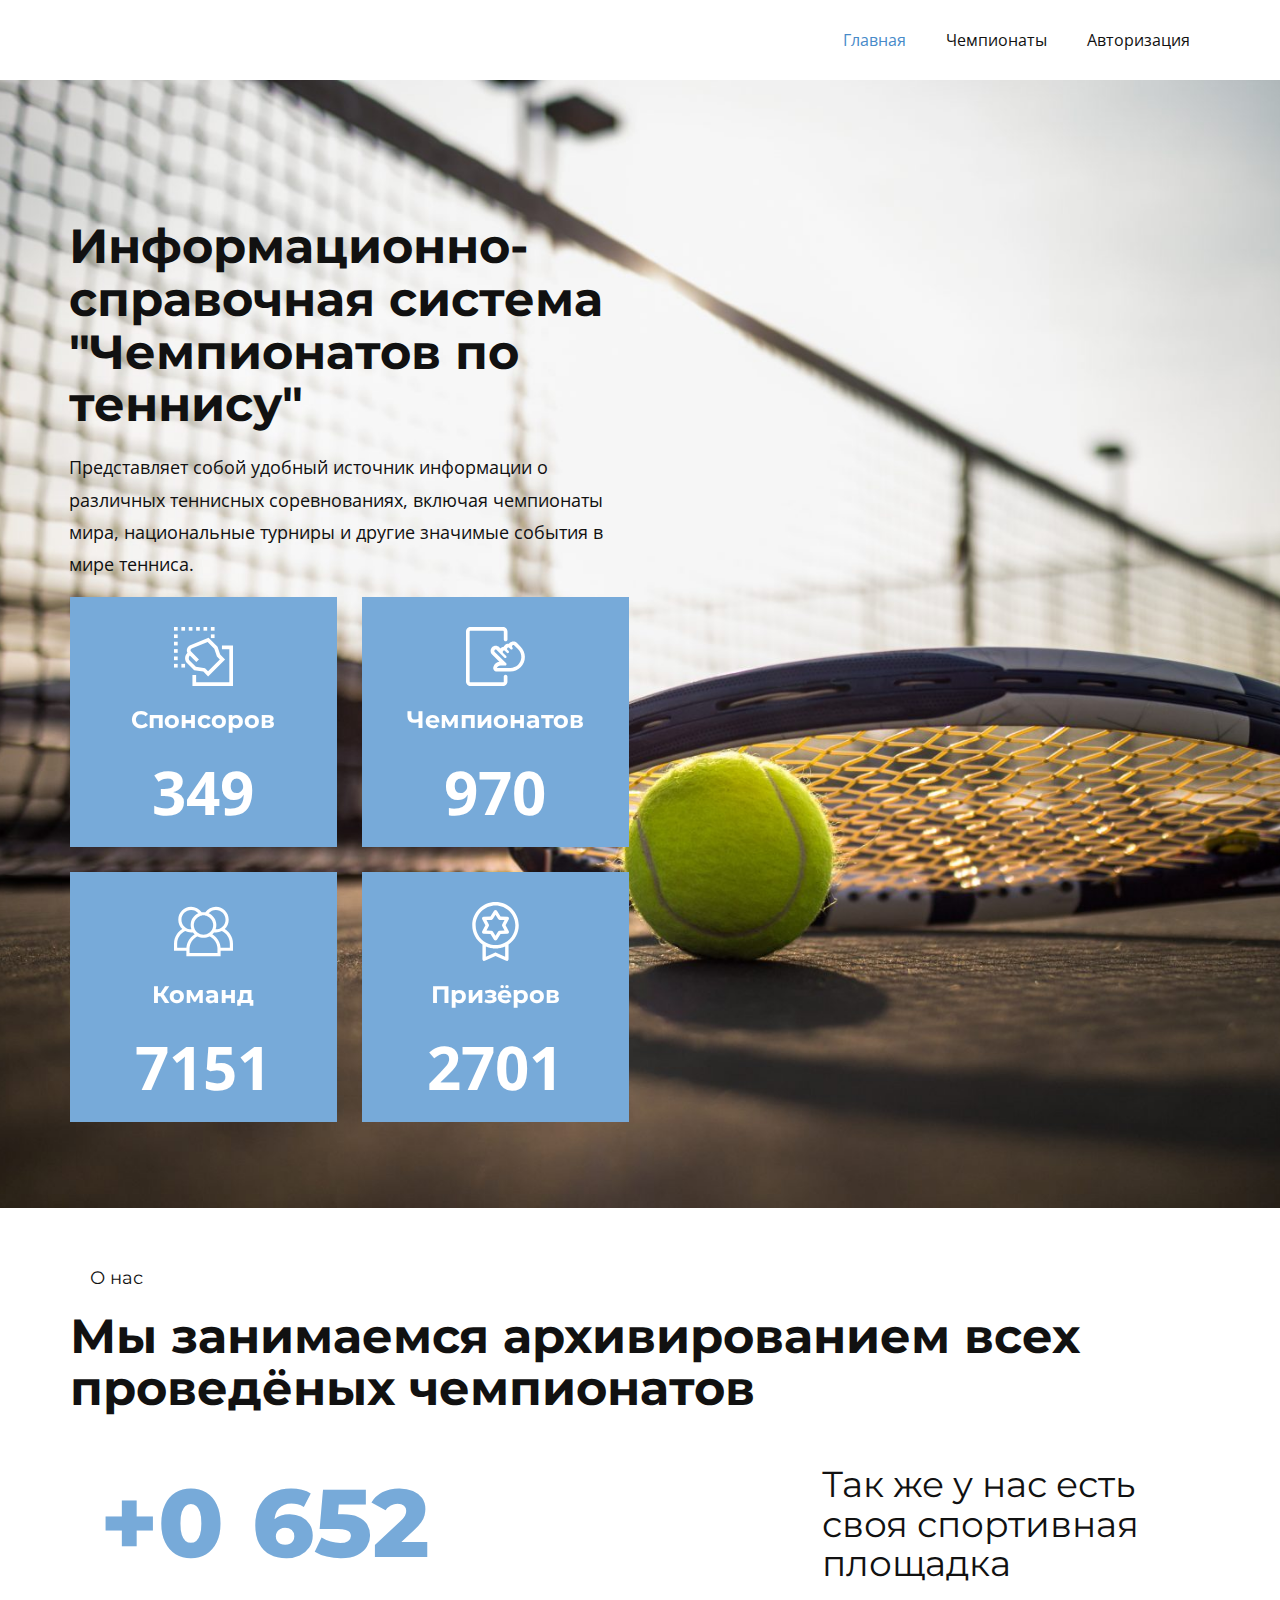
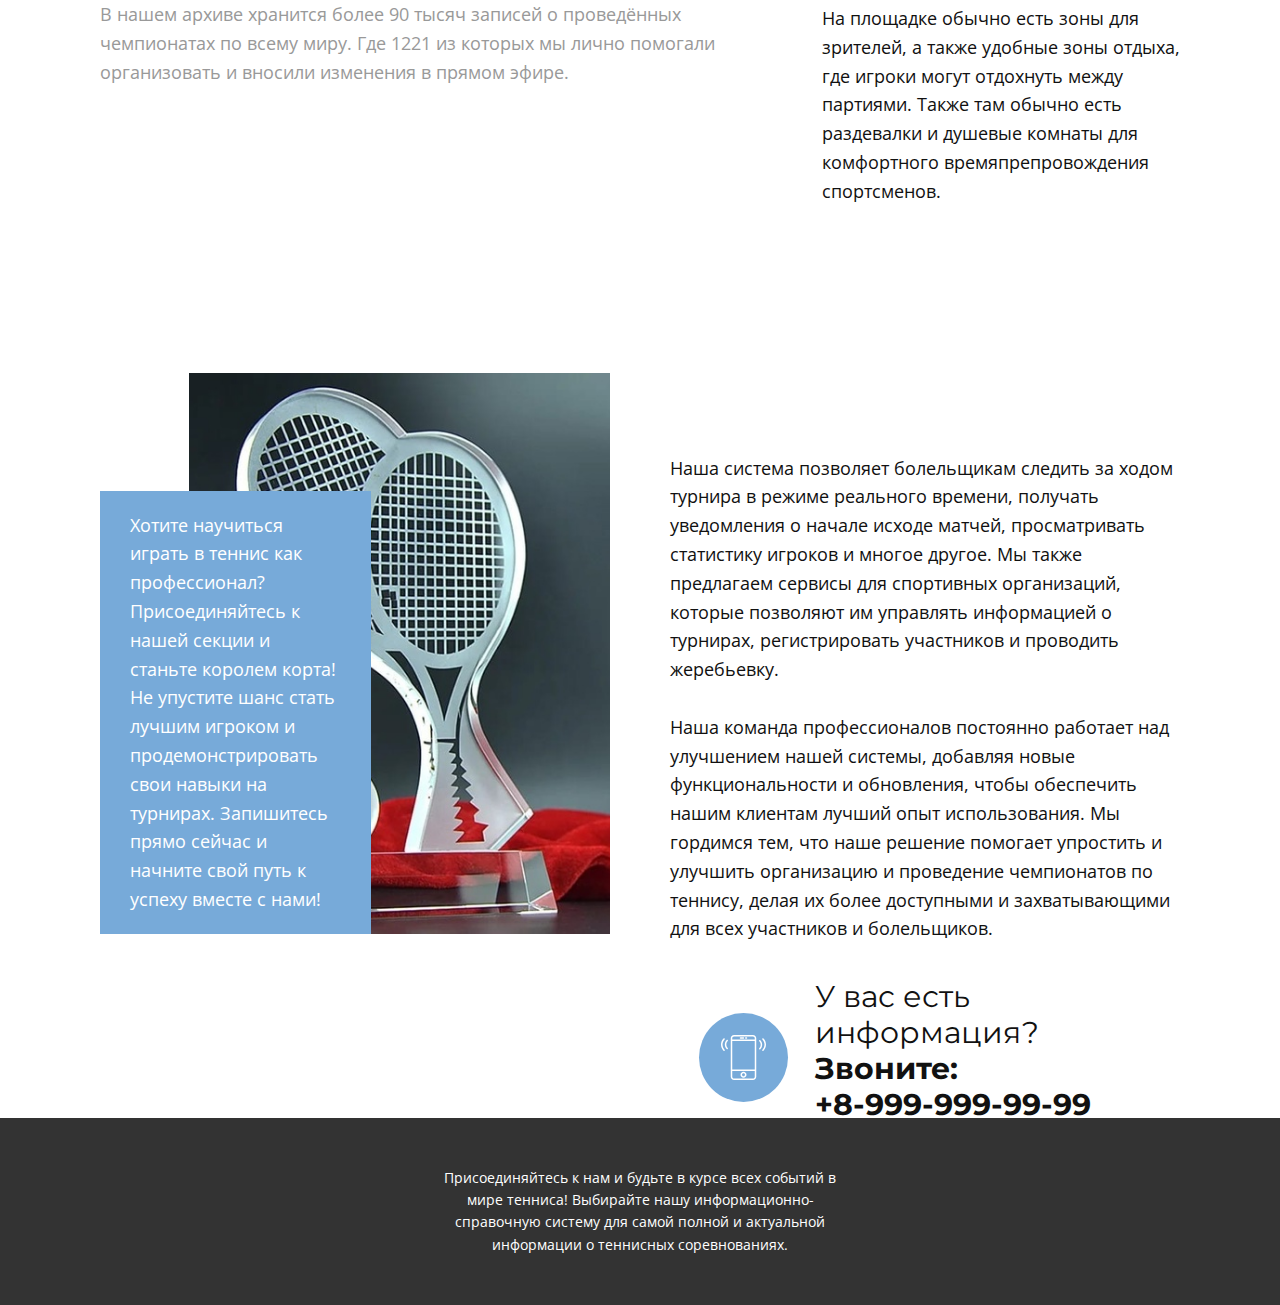
<file: Сайт/index.html>
<!DOCTYPE html>
<html style="font-size: 16px;" lang="ru"><head>
    <meta name="viewport" content="width=device-width, initial-scale=1.0">
    <meta charset="utf-8">
    <meta name="keywords" content="​Consulting Successes, ​Keeping a clean and order record book, ​Stop Wasting Hours And Start Assigning Tasks, 01, 02, 03, ​Let&amp;apos;s Crack Some Numbers, ​Looking for Best Company?, Contacts">
    <meta name="description" content="">
    <title>Главная</title>
    <link rel="stylesheet" href="css/nicepage.css" media="screen">
<link rel="stylesheet" href="css/styleindex.css" media="screen">
    <script class="u-script" type="text/javascript" src="js/jquery.js" defer=""></script>
    <script class="u-script" type="text/javascript" src="js/nicepage.js" defer=""></script>
    <meta name="generator" content="Nicepage 6.6.3, nicepage.com">
    <link id="u-theme-google-font" rel="stylesheet" href="https://fonts.googleapis.com/css?family=Roboto:100,100i,300,300i,400,400i,500,500i,700,700i,900,900i|Open+Sans:300,300i,400,400i,500,500i,600,600i,700,700i,800,800i">
    <link id="u-page-google-font" rel="stylesheet" href="https://fonts.googleapis.com/css?family=Montserrat:100,100i,200,200i,300,300i,400,400i,500,500i,600,600i,700,700i,800,800i,900,900i">
    
    
    
    
    
    <script type="application/ld+json">{
		"@context": "http://schema.org",
		"@type": "Organization",
		"name": ""
}</script>
    <meta name="theme-color" content="#478ac9">
    <meta property="og:title" content="Главная">
    <meta property="og:type" content="website">
  <meta data-intl-tel-input-cdn-path="intlTelInput/"></head>
  <body data-path-to-root="./" data-include-products="false" class="u-body u-xl-mode" data-lang="ru"><header class="u-clearfix u-header u-header" id="sec-4a21"><div class="u-clearfix u-sheet u-sheet-1">
        <nav class="u-menu u-menu-one-level u-offcanvas u-menu-1">
          <div class="menu-collapse" style="font-size: 1rem; letter-spacing: 0px;">
            <a class="u-button-style u-custom-left-right-menu-spacing u-custom-padding-bottom u-custom-top-bottom-menu-spacing u-nav-link u-text-active-palette-1-base u-text-hover-palette-2-base" href="#">
              <svg class="u-svg-link" viewBox="0 0 24 24"><use xmlns:xlink="http://www.w3.org/1999/xlink" xlink:href="#menu-hamburger"></use></svg>
              <svg class="u-svg-content" version="1.1" id="menu-hamburger" viewBox="0 0 16 16" x="0px" y="0px" xmlns:xlink="http://www.w3.org/1999/xlink" xmlns="http://www.w3.org/2000/svg"><g><rect y="1" width="16" height="2"></rect><rect y="7" width="16" height="2"></rect><rect y="13" width="16" height="2"></rect>
</g></svg>
            </a>
          </div>
          <div class="u-custom-menu u-nav-container">
            <ul class="u-nav u-unstyled u-nav-1"><li class="u-nav-item"><a class="u-button-style u-nav-link u-text-active-palette-1-base u-text-hover-palette-2-base" href="Главная.html" style="padding: 10px 20px;">Главная</a>
</li><li class="u-nav-item"><a class="u-button-style u-nav-link u-text-active-palette-1-base u-text-hover-palette-2-base" href="chemp.html" style="padding: 10px 20px;">Чемпионаты</a>
</li><li class="u-nav-item"><a class="u-button-style u-nav-link u-text-active-palette-1-base u-text-hover-palette-2-base" href="avt.php" style="padding: 10px 20px;">Авторизация</a>
</li></ul>
          </div>
          <div class="u-custom-menu u-nav-container-collapse">
            <div class="u-black u-container-style u-inner-container-layout u-opacity u-opacity-95 u-sidenav">
              <div class="u-inner-container-layout u-sidenav-overflow">
                <div class="u-menu-close"></div>
                <ul class="u-align-center u-nav u-popupmenu-items u-unstyled u-nav-2"><li class="u-nav-item"><a class="u-button-style u-nav-link" href="index.html">Главная</a>
</li><li class="u-nav-item"><a class="u-button-style u-nav-link" href="chemp.html">Чемпионаты</a>
</li><li class="u-nav-item"><a class="u-button-style u-nav-link" href="avt.php">Авторизация</a>
</li></ul>
              </div>
            </div>
            <div class="u-black u-menu-overlay u-opacity u-opacity-70"></div>
          </div>
        </nav>
      </div></header>
    <section class="u-align-left u-clearfix u-image u-section-1" src="" id="carousel_3524" data-image-width="1920" data-image-height="1280">
      <div class="u-clearfix u-sheet u-sheet-1">
        <div class="u-align-left u-container-style u-group u-group-1">
          <div class="u-container-layout u-valign-middle u-container-layout-1">
            <h2 class="u-custom-font u-font-montserrat u-text u-text-default u-text-1"> Информационно-справочная система "Чемпионатов по теннису"</h2>
            <p class="u-text u-text-2">Представляет собой удобный источник информации о различных теннисных соревнованиях, включая чемпионаты мира, национальные турниры и другие значимые события в мире тенниса. </p>
          </div>
        </div>
        <div class="u-list u-list-1">
          <div class="u-repeater u-repeater-1">
            <div class="u-align-center u-container-style u-list-item u-palette-1-light-1 u-repeater-item u-shape-rectangle u-video-cover" data-animation-name="zoomIn" data-animation-duration="2000" data-animation-direction="">
              <div class="u-container-layout u-similar-container u-container-layout-2"><span class="u-icon u-icon-circle u-text-white u-icon-1">
            <svg class="u-svg-link" preserveAspectRatio="xMidYMin slice" viewBox="0 0 128 128" style=""><use xmlns:xlink="http://www.w3.org/1999/xlink" xlink:href="#svg-5e7a"></use></svg>
            <svg class="u-svg-content" viewBox="0 0 128 128" id="svg-5e7a"><polygon points="104 40 104 48 120 48 120 120 48 120 48 104 40 104 40 128 128 128 128 40"></polygon><rect x="80" width="8" height="8"></rect><rect x="16" width="8" height="8"></rect><rect x="32" width="8" height="8"></rect><rect x="16" y="80" width="8" height="8"></rect><rect x="48" width="8" height="8"></rect><rect x="64" width="8" height="8"></rect><rect width="8" height="8"></rect><rect y="48" width="8" height="8"></rect><rect y="64" width="8" height="8"></rect><rect y="32" width="8" height="8"></rect><rect y="16" width="8" height="8"></rect><rect x="80" y="16" width="8" height="8"></rect><rect y="80" width="8" height="8"></rect><path d="m63.6 96.8 10.4 10.4 36.8-36.8-10.6-10.6-5.7-17-19.6-19.5-39.5 16.2c-6.1 2.5-9.1 9.5-6.5 15.7l0.3 0.6-0.5 0.5c-6.2 6.2-6.2 16.4 0 22.6l15.1 15.1 19.8 2.8zm-31.6-29.2c0-2.1 0.8-4.2 2.3-5.7l14.1 14.1 5.7-5.7-17-17c-1.6-1.6-1.6-4.1 0-5.7 0.4-0.4 0.8-0.7 1.3-0.9l34.6-14 14.4 14.4 5.7 17 6.3 6.3-25.5 25.5-6.6-6.6-19.8-2.8-13.2-13.3c-1.5-1.5-2.3-3.5-2.3-5.6z"></path></svg>
          </span>
                <h3 class="u-custom-font u-font-montserrat u-text u-text-body-alt-color u-text-default u-text-3">Спонсоров </h3>
                <p class="u-text u-text-body-alt-color u-text-default u-text-4" data-animation-name="counter" data-animation-event="scroll" data-animation-duration="3000">439 </p>
              </div>
            </div>
            <div class="u-align-center u-container-style u-list-item u-palette-1-light-1 u-repeater-item u-shape-rectangle u-video-cover" data-animation-name="zoomIn" data-animation-duration="2000" data-animation-direction="">
              <div class="u-container-layout u-similar-container u-container-layout-3"><span class="u-icon u-icon-circle u-text-white u-icon-2">
            <svg class="u-svg-link" preserveAspectRatio="xMidYMin slice" viewBox="0 0 128 128" style=""><use xmlns:xlink="http://www.w3.org/1999/xlink" xlink:href="#svg-e6b7"></use></svg>
            <svg class="u-svg-content" viewBox="0 0 128 128" id="svg-e6b7"><path d="m102.7 39.2c0.8 0 1.5 0.3 2.1 0.9l7.8 7.8c4.8 4.8 7.7 11.5 7.4 18.3-0.6 12.6-11 22.6-23.7 22.6h-29c-0.1 0-0.1-0.1-0.1-0.2 1.1-3 4.1-5.2 7.5-5.2h10.5c0.9 0 1.8-0.4 2.3-1.1 0.8-1.1 0.7-2.6-0.3-3.5l-24.9-24.8c-0.6-0.6-0.9-1.3-0.9-2.1s0.3-1.5 0.9-2.1 1.3-0.8 2.1-0.8 1.5 0.3 2.1 0.8l16.9 16.9c0.5 0.5 1.2 0.8 1.9 0.8s1.4-0.3 1.9-0.8 0.8-1.2 0.8-1.9-0.3-1.4-0.8-1.9l-6.7-6.7c-0.6-0.6-0.9-1.3-0.9-2.1s0.3-1.5 0.9-2.1 1.3-0.8 2.1-0.8 1.5 0.3 2.1 0.8l4 4c0.5 0.5 1.2 0.8 1.9 0.8s1.4-0.3 1.9-0.8 0.8-1.2 0.8-1.9-0.3-1.4-0.8-1.9l-2.7-2.7c-0.5-0.5-0.8-1.2-0.8-2s0.3-1.5 0.9-2.1 1.3-0.9 2.1-0.9 1.5 0.3 2.1 0.9l2.7 2.7c0.5 0.5 1.2 0.8 1.9 0.8s1.4-0.3 1.9-0.8 0.8-1.2 0.8-1.9-0.2-1.3-0.7-1.8c-0.8-0.9-1.2-2.1-0.8-3.3 0.5-1.3 1.6-1.9 2.8-1.9m0-8c-2.9 0-5.7 1.1-7.8 3.2-0.7 0.7-1.2 1.4-1.7 2.1 0 0-0.1 0.1-0.1 0-0.4 0-0.8-0.1-1.1-0.1-2.9 0-5.7 1.1-7.8 3.2-1 1-1.8 2.2-2.3 3.4 0 0 0 0.1-0.1 0.1-2.6 0.2-5.1 1.3-6.9 3.2l-0.2 0.2-2.5-2.5c-2-2-4.9-3.2-7.8-3.2s-5.7 1.1-7.8 3.2-3.2 4.9-3.2 7.8c0 3 1.2 5.7 3.2 7.8l15.8 15.8c0.1 0.1 0 0.2-0.1 0.2-5.8 0.8-10.8 4.8-12.8 10.5-1.9 5.2 2 10.7 7.5 10.7h29.1c8.5 0 16.4-3.3 22.4-9.3 6.1-6.1 9.4-14.3 9.3-23-0.1-8.4-3.8-16.4-9.8-22.4l-7.8-7.8c-1.8-2-4.6-3.1-7.5-3.1z"></path><path d="m82.1 118c0 1.1-0.9 2-2 2h-70.2c-1.1 0-2-0.9-2-2v-108c0-1.1 0.9-2 2-2h70.1c1.1 0 2 0.9 2 2v16.9c0 2.2 1.8 4 4 4s4-1.8 4-4v-16.9c0-5.5-4.5-10-9.9-10h-70.2c-5.4 0-9.9 4.5-9.9 10v108c0 5.5 4.5 10 9.9 10h70.1c5.5 0 9.9-4.5 9.9-10v-10.6c0-2.2-1.8-4-4-4s-4 1.8-4 4v10.6z"></path></svg>
          </span>
                <h3 class="u-custom-font u-font-montserrat u-text u-text-body-alt-color u-text-default u-text-5">Чемпионатов </h3>
                <p class="u-text u-text-body-alt-color u-text-default u-text-6" data-animation-name="counter" data-animation-event="scroll" data-animation-duration="3000">1221</p>
              </div>
            </div>
            <div class="u-align-center u-container-style u-list-item u-palette-1-light-1 u-repeater-item u-shape-rectangle u-video-cover" data-animation-name="zoomIn" data-animation-duration="2000" data-animation-direction="">
              <div class="u-container-layout u-similar-container u-container-layout-4"><span class="u-icon u-icon-circle u-text-white u-icon-3"><svg class="u-svg-link" preserveAspectRatio="xMidYMin slice" viewBox="0 0 372.483 372.483" style=""><use xmlns:xlink="http://www.w3.org/1999/xlink" xlink:href="#svg-32f8"></use></svg><svg class="u-svg-content" viewBox="0 0 372.483 372.483" x="0px" y="0px" id="svg-32f8" style="enable-background:new 0 0 372.483 372.483;"><g id="XMLID_10_"><g><path d="M372.482,263.045c0-21.796-6.527-42.842-18.877-60.863c-8.883-12.962-20.322-23.726-33.578-31.725    c15.607-14.78,25.372-35.67,25.372-58.811c0-44.684-36.354-81.038-81.037-81.038c-26.496,0-51.316,13.104-66.392,34.615    c-3.831-0.558-7.745-0.859-11.729-0.859s-7.897,0.302-11.728,0.859c-15.077-21.511-39.897-34.615-66.392-34.615    c-44.684,0-81.038,36.354-81.038,81.038c0,23.141,9.765,44.031,25.373,58.811c-13.257,7.998-24.696,18.763-33.578,31.724    C6.528,220.203,0,241.249,0,263.045v45.075h78.121v33.755h216.242V308.12h78.12v-45.075H372.482z M264.362,50.609    c33.656,0,61.037,27.381,61.037,61.038s-27.381,61.038-61.037,61.038c-0.603,0-1.206-0.009-1.81-0.027    c0.046-0.128,0.084-0.259,0.129-0.387c1.042-2.954,1.911-5.988,2.608-9.087c0.049-0.22,0.105-0.438,0.152-0.659    c0.181-0.836,0.34-1.68,0.495-2.526c0.073-0.4,0.148-0.799,0.215-1.2c0.126-0.755,0.24-1.513,0.345-2.274    c0.073-0.529,0.139-1.058,0.202-1.588c0.079-0.672,0.156-1.345,0.219-2.022c0.064-0.691,0.112-1.383,0.158-2.076    c0.036-0.546,0.081-1.09,0.106-1.639c0.055-1.177,0.086-2.356,0.09-3.536c0-0.087,0.007-0.172,0.007-0.26    c0-0.047-0.004-0.094-0.004-0.141c-0.002-1.205-0.037-2.403-0.091-3.597c-0.016-0.347-0.037-0.693-0.057-1.039    c-0.059-1.015-0.136-2.025-0.231-3.03c-0.022-0.228-0.04-0.456-0.063-0.683c-3.022-29.209-21.475-54.21-48.095-65.774    C230.208,58.253,246.8,50.609,264.362,50.609z M165.122,88.131c0.195-0.071,0.392-0.138,0.587-0.208    c0.607-0.217,1.219-0.423,1.834-0.622c0.466-0.149,0.935-0.293,1.407-0.431c0.343-0.101,0.687-0.198,1.032-0.294    c0.616-0.169,1.235-0.334,1.86-0.485c4.62-1.122,9.438-1.731,14.397-1.731c4.963,0.004,9.783,0.614,14.404,1.736    c0.621,0.15,1.236,0.314,1.849,0.482c0.35,0.097,0.7,0.195,1.047,0.298c0.466,0.137,0.93,0.279,1.391,0.426    c0.623,0.201,1.242,0.409,1.856,0.629c0.189,0.067,0.378,0.131,0.566,0.2c20.413,7.549,35.718,25.716,39.182,47.763    c0.027,0.176,0.053,0.353,0.079,0.53c0.111,0.747,0.204,1.5,0.287,2.255c0.03,0.278,0.062,0.555,0.089,0.834    c0.066,0.689,0.115,1.383,0.159,2.079c0.018,0.298,0.043,0.595,0.057,0.894c0.042,0.889,0.065,1.783,0.068,2.682    c0,0.078,0.005,0.154,0.005,0.232c0,0.036-0.002,0.073-0.002,0.109c-0.002,0.87-0.028,1.734-0.066,2.595    c-0.012,0.271-0.024,0.542-0.04,0.812c-0.047,0.832-0.109,1.66-0.189,2.482c-0.031,0.318-0.073,0.635-0.109,0.952    c-0.061,0.532-0.129,1.063-0.203,1.591c-0.058,0.411-0.116,0.823-0.182,1.232c-0.101,0.623-0.213,1.242-0.333,1.859    c-0.107,0.549-0.224,1.096-0.346,1.642c-0.073,0.329-0.149,0.658-0.228,0.985c-0.195,0.811-0.409,1.617-0.637,2.42    c-0.091,0.319-0.176,0.64-0.272,0.956c-0.139,0.46-0.289,0.916-0.438,1.372c-0.12,0.365-0.243,0.728-0.37,1.09    c-0.144,0.411-0.286,0.823-0.438,1.231c-0.259,0.693-0.531,1.38-0.814,2.061c-0.126,0.304-0.26,0.605-0.391,0.908    c-0.247,0.567-0.501,1.131-0.765,1.689c-0.031,0.066-0.062,0.132-0.093,0.198c-0.095,0.198-0.189,0.397-0.286,0.595    c-0.296,0.604-0.604,1.201-0.92,1.793c-0.123,0.23-0.242,0.463-0.368,0.692c-0.008,0.015-0.016,0.029-0.024,0.043    c-0.346,0.63-0.707,1.25-1.074,1.866c-0.146,0.244-0.29,0.489-0.439,0.73c-0.4,0.649-0.811,1.291-1.234,1.923    c-0.263,0.393-0.538,0.778-0.81,1.165c-0.231,0.328-0.461,0.657-0.698,0.98c-0.307,0.418-0.62,0.831-0.938,1.242    c-0.216,0.279-0.434,0.556-0.654,0.832c-0.336,0.42-0.675,0.838-1.021,1.249c-0.215,0.255-0.436,0.505-0.655,0.756    c-0.36,0.413-0.719,0.827-1.089,1.23c-0.22,0.239-0.448,0.469-0.672,0.705c-0.602,0.635-1.218,1.256-1.846,1.865    c-0.373,0.361-0.744,0.723-1.126,1.074c-0.264,0.243-0.535,0.479-0.804,0.718c-0.438,0.389-0.879,0.774-1.328,1.15    c-0.228,0.191-0.458,0.38-0.689,0.568c-0.543,0.442-1.093,0.875-1.652,1.299c-0.152,0.115-0.302,0.232-0.455,0.346    c-10.16,7.553-22.736,12.03-36.34,12.03c-13.605,0-26.183-4.478-36.343-12.033c-0.15-0.112-0.297-0.227-0.446-0.34    c-0.561-0.425-1.114-0.861-1.659-1.305c-0.229-0.187-0.458-0.374-0.684-0.564c-0.451-0.378-0.893-0.765-1.333-1.155    c-0.267-0.238-0.537-0.472-0.8-0.714c-0.383-0.352-0.755-0.715-1.129-1.076c-0.631-0.611-1.248-1.234-1.852-1.871    c-0.221-0.233-0.447-0.46-0.664-0.696c-0.371-0.404-0.73-0.819-1.09-1.232c-0.219-0.251-0.439-0.5-0.654-0.755    c-0.347-0.411-0.685-0.829-1.021-1.248c-0.22-0.276-0.439-0.553-0.655-0.833c-0.317-0.41-0.63-0.823-0.937-1.241    c-0.237-0.324-0.468-0.654-0.699-0.983c-0.272-0.386-0.546-0.77-0.808-1.162c-0.425-0.635-0.838-1.279-1.239-1.93    c-0.147-0.239-0.289-0.48-0.433-0.721c-0.373-0.625-0.738-1.253-1.089-1.892c-0.129-0.235-0.251-0.474-0.378-0.71    c-0.316-0.594-0.625-1.193-0.922-1.798c-0.106-0.215-0.209-0.432-0.312-0.648c-0.016-0.033-0.031-0.066-0.046-0.099    c-0.277-0.584-0.542-1.174-0.801-1.769c-0.123-0.283-0.248-0.565-0.366-0.849c-0.29-0.696-0.567-1.398-0.832-2.106    c-0.143-0.382-0.275-0.768-0.41-1.153c-0.139-0.395-0.273-0.793-0.404-1.192c-0.141-0.432-0.283-0.864-0.415-1.298    c-0.197-0.649-0.383-1.302-0.558-1.959c-0.123-0.461-0.234-0.926-0.347-1.39c-0.088-0.365-0.173-0.73-0.254-1.097    c-0.1-0.45-0.201-0.899-0.291-1.351c-0.139-0.704-0.266-1.412-0.38-2.124c-0.062-0.384-0.116-0.769-0.171-1.153    c-0.081-0.569-0.154-1.141-0.219-1.715c-0.032-0.283-0.069-0.566-0.098-0.849c-0.083-0.843-0.146-1.692-0.194-2.544    c-0.014-0.245-0.025-0.49-0.036-0.735c-0.041-0.911-0.07-1.825-0.07-2.745c0-0.986,0.028-1.965,0.075-2.94    c0.013-0.265,0.035-0.528,0.05-0.792c0.044-0.732,0.097-1.462,0.167-2.188c0.024-0.253,0.053-0.505,0.08-0.757    c0.086-0.786,0.183-1.568,0.299-2.345c0.022-0.151,0.044-0.303,0.068-0.454C129.393,113.864,144.701,95.685,165.122,88.131z     M47.083,111.647c0-33.656,27.381-61.038,61.038-61.038c17.563,0,34.154,7.645,45.625,20.529    c-26.629,11.568-45.086,36.581-48.099,65.802c-0.021,0.198-0.036,0.397-0.055,0.596c-0.1,1.041-0.179,2.086-0.239,3.137    c-0.018,0.32-0.038,0.639-0.053,0.96c-0.057,1.251-0.096,2.506-0.096,3.77c0,1.276,0.037,2.549,0.097,3.821    c0.024,0.512,0.066,1.019,0.099,1.528c0.049,0.732,0.099,1.464,0.167,2.194c0.06,0.649,0.134,1.294,0.21,1.939    c0.066,0.562,0.136,1.122,0.214,1.682c0.102,0.735,0.212,1.467,0.333,2.196c0.073,0.433,0.153,0.865,0.232,1.297    c0.15,0.816,0.303,1.63,0.477,2.437c0.058,0.266,0.124,0.53,0.184,0.795c0.679,3.003,1.522,5.943,2.526,8.81    c0.064,0.185,0.12,0.372,0.185,0.556c-0.603,0.018-1.207,0.027-1.809,0.027C74.464,172.684,47.083,145.303,47.083,111.647z     M94.888,239.148c-0.22,0.347-0.43,0.7-0.646,1.049c-0.457,0.738-0.91,1.478-1.348,2.225c-0.245,0.417-0.481,0.837-0.719,1.257    c-0.394,0.693-0.783,1.388-1.161,2.089c-0.238,0.441-0.472,0.884-0.704,1.327c-0.364,0.697-0.719,1.398-1.067,2.101    c-0.219,0.442-0.437,0.883-0.649,1.327c-0.354,0.741-0.695,1.488-1.032,2.236c-0.183,0.407-0.371,0.811-0.548,1.22    c-0.39,0.896-0.762,1.799-1.127,2.705c-0.107,0.265-0.221,0.527-0.325,0.792c-0.463,1.177-0.906,2.362-1.326,3.553    c-0.096,0.273-0.182,0.549-0.277,0.822c-0.316,0.918-0.624,1.839-0.915,2.764c-0.133,0.425-0.256,0.852-0.384,1.278    c-0.235,0.784-0.466,1.569-0.683,2.359c-0.129,0.47-0.252,0.941-0.375,1.413c-0.198,0.758-0.388,1.518-0.568,2.281    c-0.115,0.483-0.227,0.966-0.334,1.45c-0.172,0.773-0.333,1.549-0.488,2.326c-0.093,0.467-0.189,0.934-0.276,1.403    c-0.157,0.846-0.298,1.696-0.435,2.547c-0.064,0.4-0.135,0.798-0.195,1.198c-0.186,1.25-0.355,2.503-0.497,3.762    c-0.002,0.015-0.003,0.03-0.004,0.045c-0.129,1.145-0.24,2.292-0.333,3.443H20v-25.075c0-34.258,19.694-65.013,50.548-79.631    c11.24,5.908,24.017,9.271,37.572,9.271c3.92,0,7.852-0.29,11.754-0.864c0.608,0.867,1.226,1.725,1.866,2.567    c0.216,0.283,0.44,0.559,0.66,0.839c0.632,0.808,1.273,1.607,1.935,2.39c0.271,0.321,0.549,0.635,0.825,0.952    c0.62,0.712,1.25,1.415,1.894,2.104c0.338,0.363,0.682,0.72,1.026,1.077c0.589,0.607,1.186,1.205,1.793,1.794    c0.228,0.221,0.443,0.455,0.673,0.674c-0.869,0.525-1.73,1.063-2.583,1.612c-0.139,0.089-0.275,0.183-0.413,0.273    c-0.853,0.554-1.697,1.12-2.533,1.697c-0.289,0.2-0.577,0.402-0.865,0.604c-0.745,0.525-1.482,1.059-2.213,1.602    c-0.231,0.172-0.465,0.34-0.694,0.514c-0.93,0.703-1.849,1.419-2.756,2.151c-0.198,0.16-0.392,0.325-0.59,0.487    c-0.722,0.591-1.437,1.192-2.143,1.802c-0.274,0.236-0.546,0.474-0.818,0.713c-0.707,0.623-1.405,1.255-2.096,1.896    c-0.18,0.167-0.364,0.331-0.543,0.5c-0.848,0.798-1.683,1.611-2.506,2.438c-0.214,0.215-0.423,0.434-0.635,0.65    c-0.63,0.643-1.253,1.293-1.868,1.952c-0.244,0.262-0.488,0.524-0.73,0.789c-0.692,0.756-1.374,1.522-2.045,2.299    c-0.105,0.122-0.214,0.24-0.319,0.363c-0.765,0.893-1.513,1.803-2.251,2.722c-0.206,0.256-0.407,0.516-0.61,0.775    c-0.555,0.705-1.102,1.417-1.64,2.136c-0.208,0.278-0.417,0.554-0.622,0.834c-0.704,0.96-1.399,1.928-2.074,2.913    C96.274,236.998,95.572,238.069,94.888,239.148z M98.121,321.876v-13.755v-11.32c0-1.11,0.021-2.216,0.062-3.319    c0.013-0.363,0.042-0.723,0.06-1.085c0.036-0.736,0.07-1.473,0.124-2.206c0.033-0.445,0.083-0.886,0.123-1.33    c0.058-0.646,0.11-1.293,0.182-1.935c0.053-0.47,0.122-0.937,0.182-1.406c0.078-0.611,0.151-1.223,0.241-1.831    c0.073-0.484,0.161-0.964,0.241-1.446c0.098-0.586,0.189-1.174,0.299-1.757c0.093-0.493,0.201-0.981,0.302-1.472    c0.116-0.566,0.227-1.134,0.354-1.696c0.112-0.496,0.24-0.987,0.36-1.481c0.135-0.55,0.264-1.103,0.409-1.65    c0.132-0.497,0.278-0.989,0.418-1.482c0.152-0.537,0.3-1.075,0.462-1.608c0.151-0.496,0.317-0.988,0.476-1.481    c0.17-0.523,0.335-1.047,0.514-1.566c0.17-0.491,0.353-0.978,0.531-1.465c0.188-0.514,0.372-1.03,0.569-1.54    c0.188-0.485,0.388-0.964,0.583-1.446c0.205-0.503,0.407-1.009,0.621-1.508c0.207-0.481,0.425-0.957,0.64-1.433    c0.221-0.491,0.44-0.984,0.67-1.47c0.225-0.475,0.461-0.944,0.694-1.415c0.238-0.48,0.473-0.961,0.719-1.436    c0.243-0.468,0.496-0.93,0.747-1.393c0.254-0.469,0.505-0.938,0.767-1.402c0.26-0.46,0.53-0.913,0.797-1.368    c0.27-0.458,0.538-0.917,0.817-1.371c0.277-0.451,0.563-0.895,0.848-1.341c0.286-0.447,0.57-0.894,0.864-1.336    s0.596-0.878,0.898-1.314c0.301-0.435,0.601-0.87,0.909-1.3c0.31-0.432,0.629-0.858,0.948-1.285    c0.316-0.423,0.631-0.846,0.954-1.263c0.326-0.421,0.66-0.836,0.994-1.252c0.331-0.412,0.663-0.823,1.001-1.229    c0.341-0.408,0.689-0.811,1.037-1.213c0.347-0.401,0.695-0.802,1.05-1.198c0.355-0.396,0.718-0.786,1.08-1.176    c0.362-0.389,0.724-0.776,1.093-1.158c0.37-0.384,0.747-0.762,1.125-1.139c0.377-0.377,0.756-0.752,1.14-1.123    c0.383-0.369,0.772-0.733,1.163-1.096c0.392-0.364,0.786-0.727,1.185-1.085c0.398-0.356,0.8-0.707,1.205-1.056    c0.406-0.351,0.815-0.7,1.228-1.044c0.411-0.342,0.826-0.679,1.244-1.014c0.421-0.338,0.845-0.673,1.273-1.004    c0.423-0.326,0.85-0.648,1.279-0.968c0.436-0.325,0.875-0.646,1.319-0.963c0.434-0.311,0.872-0.617,1.313-0.921    c0.452-0.311,0.906-0.618,1.364-0.921c0.445-0.294,0.894-0.585,1.345-0.872c0.467-0.297,0.937-0.59,1.41-0.878    c0.456-0.278,0.915-0.553,1.377-0.823c0.48-0.281,0.964-0.558,1.451-0.831c0.467-0.262,0.937-0.521,1.41-0.775    c0.495-0.266,0.994-0.527,1.496-0.785c0.476-0.245,0.954-0.486,1.436-0.723c0.379-0.186,0.762-0.366,1.145-0.547    c11.239,5.908,24.018,9.27,37.572,9.27c13.555,0,26.333-3.362,37.572-9.27c0.38,0.18,0.76,0.359,1.136,0.543    c0.488,0.24,0.971,0.484,1.453,0.731c0.496,0.255,0.99,0.513,1.48,0.776c0.478,0.257,0.953,0.519,1.425,0.784    c0.481,0.27,0.959,0.543,1.433,0.821c0.469,0.274,0.934,0.553,1.396,0.835c0.467,0.285,0.93,0.573,1.39,0.866    c0.458,0.291,0.912,0.585,1.363,0.884c0.453,0.299,0.902,0.603,1.348,0.91c0.445,0.307,0.888,0.616,1.327,0.93    c0.439,0.314,0.873,0.632,1.305,0.954c0.434,0.322,0.865,0.647,1.292,0.977c0.424,0.328,0.844,0.66,1.262,0.995    c0.42,0.337,0.838,0.676,1.252,1.02c0.411,0.342,0.817,0.689,1.221,1.038c0.407,0.351,0.812,0.704,1.212,1.063    c0.396,0.355,0.787,0.715,1.176,1.076c0.394,0.366,0.787,0.734,1.174,1.107c0.381,0.367,0.756,0.739,1.129,1.112    c0.38,0.38,0.76,0.761,1.133,1.147c0.366,0.38,0.727,0.764,1.086,1.15c0.366,0.393,0.731,0.787,1.089,1.186    c0.352,0.392,0.697,0.789,1.041,1.187c0.351,0.405,0.702,0.811,1.045,1.223c0.337,0.403,0.666,0.812,0.995,1.221    c0.336,0.418,0.672,0.835,1,1.259c0.322,0.415,0.635,0.836,0.949,1.257c0.32,0.428,0.64,0.857,0.952,1.291    c0.307,0.427,0.606,0.861,0.905,1.294c0.303,0.438,0.607,0.876,0.902,1.32c0.292,0.439,0.574,0.883,0.858,1.327    c0.287,0.449,0.575,0.897,0.854,1.351c0.276,0.449,0.542,0.905,0.81,1.359c0.27,0.458,0.542,0.915,0.803,1.378    c0.261,0.462,0.511,0.93,0.764,1.396c0.252,0.465,0.506,0.929,0.749,1.398c0.246,0.474,0.48,0.955,0.718,1.434    c0.233,0.471,0.47,0.941,0.695,1.417c0.23,0.486,0.448,0.977,0.668,1.467c0.216,0.479,0.435,0.955,0.642,1.438    c0.213,0.495,0.412,0.996,0.616,1.496c0.198,0.486,0.4,0.97,0.589,1.46c0.196,0.507,0.379,1.02,0.566,1.532    c0.179,0.489,0.362,0.976,0.532,1.469c0.18,0.521,0.346,1.048,0.516,1.573c0.159,0.491,0.324,0.98,0.474,1.475    c0.163,0.533,0.31,1.072,0.463,1.609c0.14,0.493,0.286,0.984,0.418,1.481c0.145,0.547,0.274,1.099,0.409,1.65    c0.121,0.493,0.248,0.985,0.36,1.481c0.127,0.562,0.237,1.129,0.354,1.694c0.101,0.491,0.209,0.98,0.302,1.474    c0.109,0.578,0.199,1.161,0.297,1.743c0.081,0.487,0.171,0.971,0.244,1.461c0.09,0.603,0.162,1.211,0.24,1.817    c0.061,0.473,0.131,0.943,0.184,1.418c0.072,0.642,0.124,1.289,0.182,1.935c0.04,0.444,0.09,0.885,0.123,1.33    c0.055,0.733,0.088,1.471,0.124,2.208c0.018,0.361,0.047,0.721,0.06,1.083c0.041,1.103,0.062,2.209,0.062,3.319v11.319v13.757    H98.121z M294.015,288.12c-0.196-2.436-0.478-4.857-0.836-7.263c-0.057-0.381-0.125-0.759-0.186-1.139    c-0.139-0.871-0.284-1.74-0.445-2.606c-0.085-0.456-0.178-0.91-0.269-1.365c-0.157-0.791-0.321-1.58-0.496-2.366    c-0.106-0.474-0.216-0.948-0.328-1.42c-0.183-0.772-0.375-1.541-0.575-2.308c-0.121-0.465-0.242-0.929-0.37-1.393    c-0.219-0.798-0.453-1.592-0.691-2.385c-0.126-0.418-0.246-0.837-0.377-1.254c-0.295-0.939-0.607-1.873-0.928-2.805    c-0.09-0.26-0.172-0.523-0.264-0.783c-0.422-1.195-0.865-2.383-1.33-3.564c-0.1-0.253-0.209-0.503-0.311-0.756    c-0.369-0.917-0.747-1.832-1.142-2.74c-0.175-0.403-0.36-0.801-0.54-1.202c-0.34-0.756-0.684-1.509-1.042-2.257    c-0.209-0.438-0.425-0.873-0.64-1.308c-0.351-0.71-0.71-1.417-1.077-2.12c-0.23-0.44-0.461-0.878-0.697-1.315    c-0.38-0.703-0.77-1.401-1.166-2.097c-0.238-0.418-0.473-0.836-0.716-1.251c-0.44-0.751-0.895-1.494-1.355-2.236    c-0.214-0.346-0.422-0.695-0.64-1.038c-0.685-1.079-1.387-2.15-2.113-3.209c-0.676-0.986-1.371-1.954-2.075-2.914    c-0.204-0.278-0.412-0.553-0.618-0.829c-0.541-0.723-1.09-1.437-1.647-2.145c-0.201-0.255-0.4-0.513-0.604-0.766    c-0.739-0.922-1.49-1.834-2.257-2.729c-0.1-0.116-0.203-0.229-0.303-0.345c-0.676-0.783-1.364-1.555-2.061-2.317    c-0.24-0.262-0.481-0.521-0.723-0.781c-0.618-0.663-1.245-1.318-1.879-1.964c-0.209-0.213-0.414-0.428-0.625-0.639    c-0.825-0.828-1.663-1.644-2.513-2.444c-0.175-0.165-0.355-0.325-0.531-0.489c-0.695-0.645-1.397-1.28-2.107-1.906    c-0.27-0.238-0.542-0.474-0.814-0.71c-0.708-0.611-1.423-1.212-2.146-1.804c-0.197-0.161-0.39-0.326-0.588-0.486    c-0.906-0.732-1.825-1.448-2.754-2.15c-0.232-0.175-0.468-0.345-0.701-0.518c-0.728-0.54-1.461-1.072-2.203-1.594    c-0.291-0.205-0.582-0.409-0.874-0.611c-0.828-0.571-1.663-1.131-2.507-1.679c-0.148-0.096-0.293-0.196-0.441-0.291    c-0.852-0.547-1.71-1.084-2.578-1.608c0.224-0.213,0.434-0.44,0.655-0.656c0.62-0.6,1.229-1.21,1.829-1.83    c0.335-0.346,0.668-0.693,0.996-1.045c0.655-0.7,1.293-1.414,1.923-2.137c0.268-0.307,0.537-0.612,0.8-0.924    c0.671-0.794,1.323-1.605,1.964-2.426c0.21-0.268,0.425-0.532,0.631-0.803c0.643-0.845,1.264-1.707,1.875-2.577    c3.902,0.573,7.834,0.863,11.754,0.863c13.555,0,26.333-3.362,37.572-9.271c30.855,14.618,50.548,45.373,50.548,79.631v25.074    H294.015z"></path>
</g>
</g></svg>
            
            
          </span>
                <h3 class="u-custom-font u-font-montserrat u-text u-text-body-alt-color u-text-default u-text-7">Команд </h3>
                <p class="u-text u-text-body-alt-color u-text-default u-text-8" data-animation-name="counter" data-animation-event="scroll" data-animation-duration="3000">9000 </p>
              </div>
            </div>
            <div class="u-align-center u-container-style u-list-item u-palette-1-light-1 u-repeater-item u-shape-rectangle u-video-cover u-list-item-4" data-animation-name="zoomIn" data-animation-duration="2000" data-animation-direction="">
              <div class="u-container-layout u-similar-container u-container-layout-5"><span class="u-icon u-icon-circle u-text-white u-icon-4"><svg class="u-svg-link" preserveAspectRatio="xMidYMin slice" viewBox="0 0 512 512" style=""><use xmlns:xlink="http://www.w3.org/1999/xlink" xlink:href="#svg-1044"></use></svg><svg class="u-svg-content" viewBox="0 0 512 512" x="0px" y="0px" id="svg-1044" style="enable-background:new 0 0 512 512;"><g><g><path d="M256,0C144.702,0,54.154,90.547,54.154,201.846c0,69.363,35.172,130.662,88.615,167.011v128.373    c0,5.012,2.541,9.682,6.75,12.402c4.207,2.721,9.509,3.121,14.08,1.066L256,469.119l92.401,41.58c1.935,0.87,4,1.301,6.059,1.301    c2.804,0,5.594-0.798,8.021-2.367c4.208-2.721,6.75-7.391,6.75-12.402V368.858c53.443-36.349,88.615-97.648,88.615-167.011    C457.846,90.547,367.298,0,256,0z M339.692,474.39l-77.632-34.934c-1.927-0.868-3.994-1.302-6.06-1.302s-4.133,0.433-6.06,1.301    l-77.632,34.934v-88.835c7.423,3.384,15.042,6.292,22.805,8.745c0.44,0.14,0.879,0.283,1.321,0.419    c0.991,0.305,1.985,0.599,2.98,0.888c0.737,0.216,1.474,0.43,2.213,0.638c0.803,0.224,1.609,0.441,2.415,0.655    c0.94,0.251,1.882,0.496,2.827,0.734c0.668,0.167,1.337,0.331,2.007,0.49c1.087,0.261,2.177,0.513,3.271,0.756    c0.567,0.126,1.135,0.251,1.703,0.372c1.198,0.256,2.4,0.498,3.607,0.733c0.491,0.095,0.982,0.192,1.474,0.284    c1.278,0.238,2.561,0.461,3.847,0.675c0.441,0.074,0.882,0.15,1.324,0.22c1.327,0.212,2.66,0.407,3.997,0.592    c0.414,0.057,0.827,0.119,1.241,0.174c1.353,0.179,2.712,0.34,4.072,0.492c0.406,0.045,0.81,0.096,1.216,0.14    c1.357,0.144,2.719,0.267,4.084,0.383c0.414,0.035,0.826,0.078,1.241,0.11c1.345,0.106,2.696,0.191,4.049,0.271    c0.434,0.026,0.866,0.06,1.302,0.083c1.367,0.072,2.739,0.121,4.113,0.165c0.414,0.014,0.825,0.036,1.239,0.047    c1.776,0.046,3.558,0.072,5.346,0.072c1.787,0,3.569-0.026,5.345-0.072c0.414-0.011,0.825-0.033,1.239-0.047    c1.374-0.044,2.746-0.094,4.113-0.165c0.434-0.023,0.867-0.057,1.302-0.083c1.353-0.08,2.704-0.164,4.049-0.271    c0.415-0.032,0.827-0.075,1.241-0.11c1.365-0.116,2.727-0.24,4.084-0.383c0.406-0.043,0.81-0.094,1.216-0.14    c1.361-0.153,2.719-0.313,4.072-0.492c0.415-0.055,0.827-0.116,1.241-0.174c1.336-0.185,2.669-0.38,3.997-0.592    c0.442-0.071,0.882-0.147,1.324-0.22c1.286-0.214,2.569-0.437,3.847-0.675c0.492-0.092,0.983-0.188,1.474-0.284    c1.206-0.234,2.408-0.478,3.607-0.733c0.569-0.121,1.136-0.246,1.703-0.372c1.094-0.243,2.184-0.495,3.271-0.756    c0.669-0.16,1.338-0.324,2.007-0.49c0.945-0.237,1.886-0.482,2.827-0.734c0.806-0.215,1.612-0.43,2.415-0.655    c0.739-0.208,1.477-0.422,2.213-0.638c0.995-0.29,1.99-0.583,2.98-0.888c0.442-0.137,0.881-0.28,1.321-0.419    c7.763-2.453,15.382-5.36,22.805-8.744V474.39z M312.229,364.724c-0.589,0.203-1.178,0.407-1.769,0.604    c-0.898,0.3-1.8,0.595-2.705,0.88c-1.053,0.331-2.109,0.65-3.168,0.96c-0.747,0.22-1.495,0.439-2.246,0.649    c-1.401,0.391-2.807,0.765-4.218,1.12c-0.526,0.133-1.054,0.259-1.581,0.387c-1.381,0.334-2.768,0.652-4.158,0.952    c-0.35,0.076-0.697,0.156-1.047,0.228c-1.794,0.375-3.594,0.724-5.401,1.041c-0.184,0.032-0.369,0.06-0.554,0.093    c-1.628,0.281-3.261,0.536-4.897,0.769c-0.369,0.053-0.738,0.105-1.109,0.156c-1.745,0.237-3.493,0.455-5.247,0.639    c-0.066,0.007-0.132,0.016-0.198,0.023c-1.836,0.191-3.679,0.348-5.524,0.479c-0.4,0.029-0.802,0.05-1.203,0.077    c-1.435,0.093-2.87,0.166-4.309,0.224c-0.489,0.02-0.978,0.04-1.467,0.056c-1.807,0.055-3.616,0.093-5.428,0.093    s-3.621-0.037-5.428-0.095c-0.49-0.015-0.979-0.036-1.467-0.056c-1.439-0.057-2.874-0.131-4.309-0.224    c-0.401-0.026-0.802-0.048-1.203-0.077c-1.845-0.132-3.687-0.289-5.524-0.479c-0.066-0.007-0.132-0.016-0.198-0.023    c-1.754-0.184-3.502-0.402-5.247-0.639c-0.369-0.05-0.738-0.102-1.108-0.156c-1.637-0.234-3.27-0.488-4.898-0.769    c-0.184-0.031-0.369-0.06-0.554-0.093c-1.807-0.317-3.608-0.667-5.401-1.041c-0.349-0.073-0.697-0.154-1.047-0.228    c-1.39-0.299-2.777-0.618-4.158-0.952c-0.528-0.128-1.056-0.254-1.581-0.387c-1.411-0.354-2.817-0.73-4.218-1.12    c-0.751-0.21-1.499-0.429-2.246-0.649c-1.058-0.311-2.115-0.629-3.169-0.96c-0.905-0.286-1.806-0.58-2.705-0.88    c-0.592-0.197-1.181-0.401-1.769-0.604c-67.484-23.361-116.078-87.547-116.078-162.876c0-95.01,77.297-172.308,172.308-172.308    s172.308,77.297,172.308,172.308C428.308,277.175,379.713,341.361,312.229,364.724z"></path>
</g>
</g><g><g><path d="M343.622,201.846l27.741-52.14c2.394-4.497,2.299-9.91-0.248-14.321c-2.547-4.411-7.188-7.2-12.279-7.376l-59.025-2.045    L268.527,75.87c-2.699-4.32-7.433-6.946-12.527-6.946s-9.828,2.626-12.527,6.946l-31.283,50.094l-59.025,2.045    c-5.091,0.176-9.732,2.965-12.279,7.376s-2.642,9.824-0.248,14.321l27.741,52.14l-27.741,52.14    c-2.394,4.497-2.299,9.91,0.248,14.321c2.547,4.411,7.188,7.2,12.279,7.376l59.025,2.045l31.283,50.094    c2.698,4.32,7.433,6.946,12.527,6.946s9.828-2.626,12.527-6.946l31.283-50.094l59.025-2.045c5.091-0.176,9.732-2.965,12.279-7.376    c2.547-4.411,2.642-9.824,0.248-14.321L343.622,201.846z M290.935,248.479c-4.909,0.17-9.414,2.771-12.015,6.938L256,292.118    l-22.919-36.7c-2.602-4.167-7.106-6.767-12.015-6.938l-43.242-1.499l20.323-38.198c2.308-4.337,2.308-9.537,0-13.874    l-20.323-38.198l43.242-1.499c4.909-0.17,9.414-2.771,12.015-6.938L256,111.575l22.919,36.7c2.602,4.167,7.106,6.767,12.015,6.938    l43.242,1.499l-20.323,38.198c-2.307,4.337-2.307,9.538,0.001,13.874l20.323,38.198L290.935,248.479z"></path>
</g>
</g></svg>
            
            
          </span>
                <h3 class="u-custom-font u-font-montserrat u-text u-text-body-alt-color u-text-default u-text-9">Призёров </h3>
                <p class="u-text u-text-body-alt-color u-text-default u-text-10" data-animation-name="counter" data-animation-event="scroll" data-animation-duration="3000">3400</p>
              </div>
            </div>
          </div>
        </div>
      </div>
    </section>
    <section class="u-clearfix u-section-2" id="carousel_256f">
      <div class="u-clearfix u-sheet u-sheet-1">
        <h6 class="u-custom-font u-font-montserrat u-text u-text-default u-text-1">О нас</h6>
        <h2 class="u-custom-font u-font-montserrat u-text u-text-default-xl u-text-2">Мы занимаемся архивированием всех проведёных чемпионатов</h2>
        <div class="data-layout-selected u-clearfix u-expanded-width u-layout-wrap u-layout-wrap-1">
          <div class="u-layout">
            <div class="u-layout-row">
              <div class="u-container-style u-layout-cell u-size-38 u-layout-cell-1">
                <div class="u-container-layout u-container-layout-1">
                  <h3 class="u-custom-font u-font-montserrat u-text u-text-palette-1-light-1 u-text-3" data-animation-name="counter" data-animation-event="scroll" data-animation-duration="3000">+95 652</h3>
                  <p class="u-text u-text-grey-40 u-text-4"> В нашем архиве хранится более 90 тысяч записей о проведённых чемпионатах по всему миру. Где 1221 из которых мы лично помогали организовать и вносили изменения в прямом эфире.</p>
                </div>
              </div>
              <div class="u-container-style u-layout-cell u-size-22 u-layout-cell-2">
                <div class="u-container-layout u-container-layout-2">
                  <h2 class="u-custom-font u-font-montserrat u-text u-text-default u-text-5"> Так же у нас есть своя спортивная площадка</h2>
                  <p class="u-text u-text-default u-text-6"> На площадке обычно есть зоны для зрителей, а также удобные зоны отдыха, где игроки могут отдохнуть между партиями. Также там обычно есть раздевалки и душевые комнаты для комфортного времяпрепровождения спортсменов.</p>
                </div>
              </div>
            </div>
          </div>
        </div>
      </div>
    </section>
    <section class="u-align-center u-clearfix u-section-3" id="carousel_0046">
      <div class="u-clearfix u-sheet u-valign-middle-md u-sheet-1">
        <div class="data-layout-selected u-clearfix u-expanded-width u-layout-wrap u-layout-wrap-1">
          <div class="u-layout">
            <div class="u-layout-row">
              <div class="u-align-center u-container-style u-layout-cell u-right-cell u-size-30 u-layout-cell-1">
                <div class="u-container-layout u-container-layout-1">
                  <img class="u-image u-image-default u-image-1" data-image-width="604" data-image-height="604" src="images/2x70xo79iLw.jpg">
                  <div class="u-container-style u-group u-palette-1-light-1 u-group-1">
                    <div class="u-container-layout u-valign-middle u-container-layout-2">
                      <p class="u-text u-text-default u-text-white u-text-1"> Хотите научиться играть в теннис как профессионал? Присоединяйтесь к нашей секции и станьте королем корта! Не упустите шанс стать лучшим игроком и продемонстрировать свои навыки на турнирах. Запишитесь прямо сейчас и начните свой путь к успеху вместе с нами!&nbsp;</p>
                    </div>
                  </div>
                </div>
              </div>
              <div class="u-container-style u-layout-cell u-left-cell u-size-30 u-white u-layout-cell-2">
                <div class="u-container-layout u-container-layout-3">
                  <p class="u-heading-font u-text u-text-2"> Наша система позволяет болельщикам следить за ходом турнира в режиме реального времени, получать уведомления о начале исходе матчей, просматривать статистику игроков и многое другое. Мы также предлагаем сервисы для спортивных организаций, которые позволяют им управлять информацией о турнирах, регистрировать участников и проводить жеребьевку.<br>
                    <br>Наша команда профессионалов постоянно работает над улучшением нашей системы, добавляя новые функциональности и обновления, чтобы обеспечить нашим клиентам лучший опыт использования. Мы гордимся тем, что наше решение помогает упростить и улучшить организацию и проведение чемпионатов по теннису, делая их более доступными и захватывающими для всех участников и болельщиков.<br>
                  </p>
                  <h3 class="u-custom-font u-font-montserrat u-text u-text-3"> У вас есть информация?<br>
                    <span style="font-weight: 700;">Звоните:</span>
                    <br>
                    <span style="font-weight: 700;">+8-999-999-99-99</span>
                  </h3><span class="u-icon u-icon-circle u-palette-1-light-1 u-text-white u-icon-1"><svg class="u-svg-link" preserveAspectRatio="xMidYMin slice" viewBox="0 0 60 60" style=""><use xmlns:xlink="http://www.w3.org/1999/xlink" xlink:href="#svg-497f"></use></svg><svg class="u-svg-content" viewBox="0 0 60 60" x="0px" y="0px" id="svg-497f" style="enable-background:new 0 0 60 60;"><g><path d="M42.595,0H17.405C14.977,0,13,1.977,13,4.405v51.189C13,58.023,14.977,60,17.405,60h25.189C45.023,60,47,58.023,47,55.595
		V4.405C47,1.977,45.023,0,42.595,0z M15,8h30v38H15V8z M17.405,2h25.189C43.921,2,45,3.079,45,4.405V6H15V4.405
		C15,3.079,16.079,2,17.405,2z M42.595,58H17.405C16.079,58,15,56.921,15,55.595V48h30v7.595C45,56.921,43.921,58,42.595,58z"></path><path d="M30,49c-2.206,0-4,1.794-4,4s1.794,4,4,4s4-1.794,4-4S32.206,49,30,49z M30,55c-1.103,0-2-0.897-2-2s0.897-2,2-2
		s2,0.897,2,2S31.103,55,30,55z"></path><path d="M26,5h4c0.553,0,1-0.447,1-1s-0.447-1-1-1h-4c-0.553,0-1,0.447-1,1S25.447,5,26,5z"></path><path d="M33,5h1c0.553,0,1-0.447,1-1s-0.447-1-1-1h-1c-0.553,0-1,0.447-1,1S32.447,5,33,5z"></path><path d="M56.612,4.569c-0.391-0.391-1.023-0.391-1.414,0s-0.391,1.023,0,1.414c3.736,3.736,3.736,9.815,0,13.552
		c-0.391,0.391-0.391,1.023,0,1.414c0.195,0.195,0.451,0.293,0.707,0.293s0.512-0.098,0.707-0.293
		C61.128,16.434,61.128,9.085,56.612,4.569z"></path><path d="M52.401,6.845c-0.391-0.391-1.023-0.391-1.414,0s-0.391,1.023,0,1.414c1.237,1.237,1.918,2.885,1.918,4.639
		s-0.681,3.401-1.918,4.638c-0.391,0.391-0.391,1.023,0,1.414c0.195,0.195,0.451,0.293,0.707,0.293s0.512-0.098,0.707-0.293
		c1.615-1.614,2.504-3.764,2.504-6.052S54.017,8.459,52.401,6.845z"></path><path d="M4.802,5.983c0.391-0.391,0.391-1.023,0-1.414s-1.023-0.391-1.414,0c-4.516,4.516-4.516,11.864,0,16.38
		c0.195,0.195,0.451,0.293,0.707,0.293s0.512-0.098,0.707-0.293c0.391-0.391,0.391-1.023,0-1.414
		C1.065,15.799,1.065,9.72,4.802,5.983z"></path><path d="M9.013,6.569c-0.391-0.391-1.023-0.391-1.414,0c-1.615,1.614-2.504,3.764-2.504,6.052s0.889,4.438,2.504,6.053
		c0.195,0.195,0.451,0.293,0.707,0.293s0.512-0.098,0.707-0.293c0.391-0.391,0.391-1.023,0-1.414
		c-1.237-1.237-1.918-2.885-1.918-4.639S7.775,9.22,9.013,7.983C9.403,7.593,9.403,6.96,9.013,6.569z"></path>
</g></svg></span>
                </div>
              </div>
            </div>
          </div>
        </div>
      </div>
    </section>
    
    
    
    <footer class="u-align-center u-clearfix u-footer u-grey-80 u-footer" id="sec-0af8"><div class="u-clearfix u-sheet u-sheet-1">
        <p class="u-small-text u-text u-text-variant u-text-1"> Присоединяйтесь к нам и будьте в курсе всех событий в мире тенниса! Выбирайте нашу информационно-справочную систему для самой полной и актуальной информации о теннисных соревнованиях.</p>
      </div></footer>
</body></html>
</file>
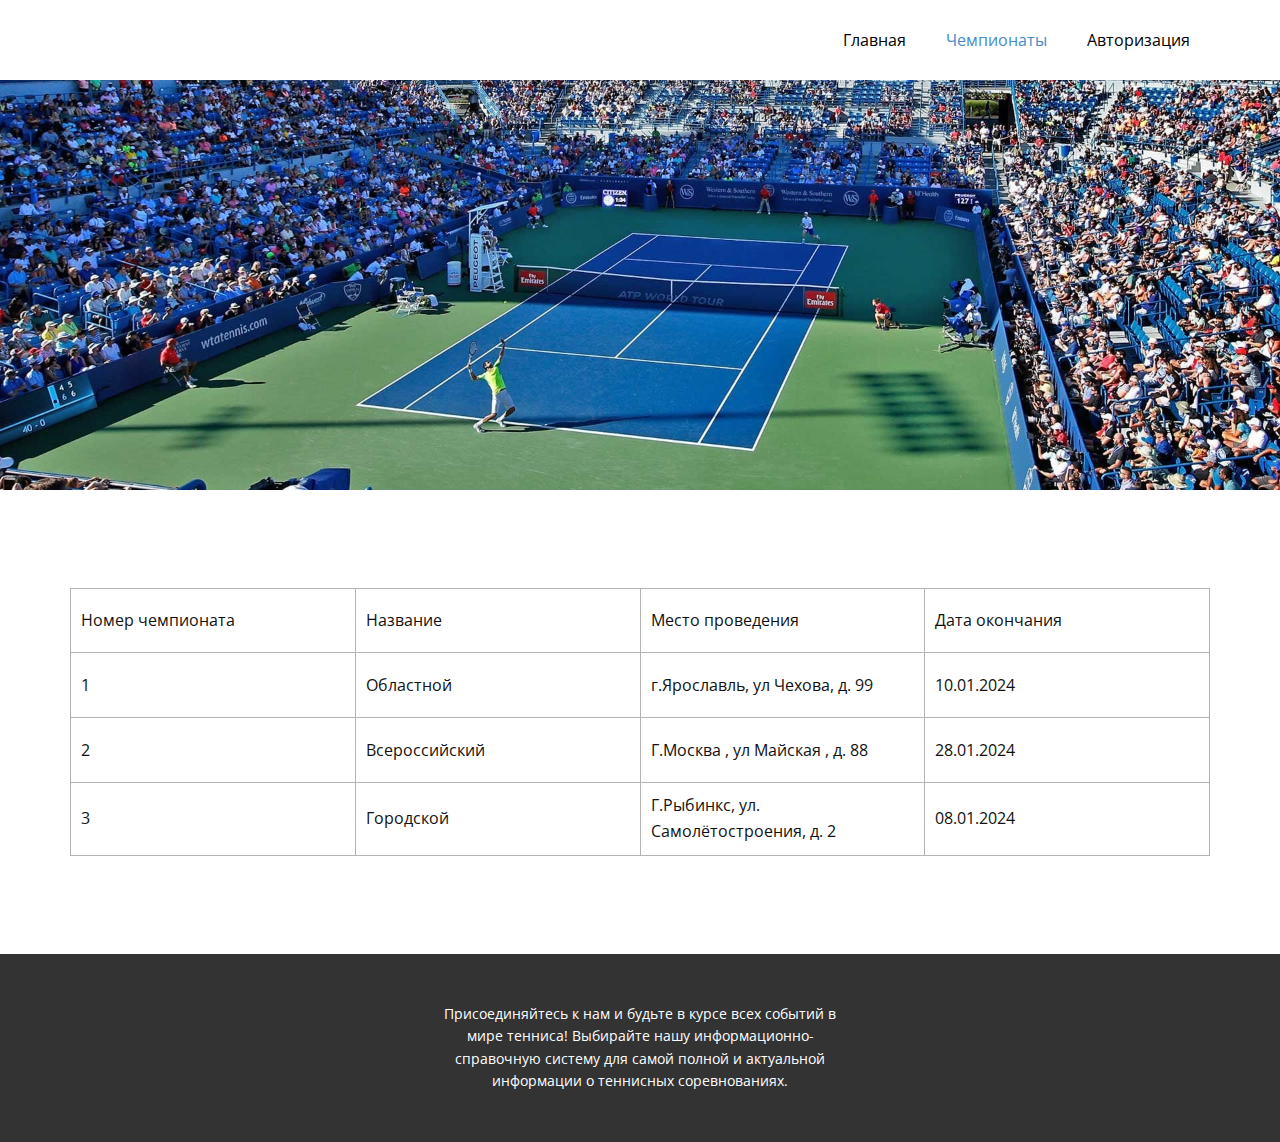
<file: Сайт/chemp.html>
<!DOCTYPE html>
<html style="font-size: 16px;" lang="ru"><head>
    <meta name="viewport" content="width=device-width, initial-scale=1.0">
    <meta charset="utf-8">
    <meta name="keywords" content="">
    <meta name="description" content="">
    <title>Чемпионаты</title>
    <link rel="stylesheet" href="css/nicepage.css" media="screen">
<link rel="stylesheet" href="css/stylechemp.css" media="screen">
    <script class="u-script" type="text/javascript" src="js/jquery.js" defer=""></script>
    <script class="u-script" type="text/javascript" src="js/nicepage.js" defer=""></script>
    <meta name="generator" content="Nicepage 6.6.3, nicepage.com">
    <link id="u-theme-google-font" rel="stylesheet" href="https://fonts.googleapis.com/css?family=Roboto:100,100i,300,300i,400,400i,500,500i,700,700i,900,900i|Open+Sans:300,300i,400,400i,500,500i,600,600i,700,700i,800,800i">
    
    
    
    
    <script type="application/ld+json">{
		"@context": "http://schema.org",
		"@type": "Organization",
		"name": ""
}</script>
    <meta name="theme-color" content="#478ac9">
    <meta property="og:title" content="Чемпионаты">
    <meta property="og:type" content="website">
  <meta data-intl-tel-input-cdn-path="intlTelInput/"></head>
  <body data-path-to-root="./" data-include-products="false" class="u-body u-xl-mode" data-lang="ru"><header class="u-clearfix u-header u-header" id="sec-4a21"><div class="u-clearfix u-sheet u-sheet-1">
        <nav class="u-menu u-menu-one-level u-offcanvas u-menu-1">
          <div class="menu-collapse" style="font-size: 1rem; letter-spacing: 0px;">
            <a class="u-button-style u-custom-left-right-menu-spacing u-custom-padding-bottom u-custom-top-bottom-menu-spacing u-nav-link u-text-active-palette-1-base u-text-hover-palette-2-base" href="#">
              <svg class="u-svg-link" viewBox="0 0 24 24"><use xmlns:xlink="http://www.w3.org/1999/xlink" xlink:href="#menu-hamburger"></use></svg>
              <svg class="u-svg-content" version="1.1" id="menu-hamburger" viewBox="0 0 16 16" x="0px" y="0px" xmlns:xlink="http://www.w3.org/1999/xlink" xmlns="http://www.w3.org/2000/svg"><g><rect y="1" width="16" height="2"></rect><rect y="7" width="16" height="2"></rect><rect y="13" width="16" height="2"></rect>
</g></svg>
            </a>
          </div>
          <div class="u-custom-menu u-nav-container">
            <ul class="u-nav u-unstyled u-nav-1"><li class="u-nav-item"><a class="u-button-style u-nav-link u-text-active-palette-1-base u-text-hover-palette-2-base" href="index.html" style="color:black;" style="padding: 10px 20px;">Главная</a>
</li><li class="u-nav-item"><a class="u-button-style u-nav-link u-text-active-palette-1-base u-text-hover-palette-2-base" style="color:black;" href="chemp.html" style="padding: 10px 20px;">Чемпионаты</a>
</li><li class="u-nav-item"><a class="u-button-style u-nav-link u-text-active-palette-1-base u-text-hover-palette-2-base" style="color:black;" href="avt.php" style="padding: 10px 20px;">Авторизация</a>
</li></ul>
          </div>
          <div class="u-custom-menu u-nav-container-collapse">
            <div class="u-black u-container-style u-inner-container-layout u-opacity u-opacity-95 u-sidenav">
              <div class="u-inner-container-layout u-sidenav-overflow">
                <div class="u-menu-close"></div>
                <ul class="u-align-center u-nav u-popupmenu-items u-unstyled u-nav-2"><li class="u-nav-item"><a class="u-button-style u-nav-link" style="color:black;" href="index.html">Главная</a>
</li><li class="u-nav-item"><a class="u-button-style u-nav-link" style="color:black;" href="chemp.html">Чемпионаты</a>
</li><li class="u-nav-item"><a class="u-button-style u-nav-link" style="color:black;" href="avt.php">Авторизация</a>
</li></ul>
              </div>
            </div>
            <div class="u-black u-menu-overlay u-opacity u-opacity-70"></div>
          </div>
        </nav>
      </div></header>
    <section class="u-clearfix u-container-align-center u-image u-section-1" id="sec-cc3e" data-image-width="1920" data-image-height="1015">
      <div class="u-clearfix u-sheet u-sheet-1"></div>
    </section>
    <section class="u-align-center u-clearfix u-section-2" id="sec-12be">
      <div class="u-clearfix u-sheet u-valign-middle u-sheet-1">
        <div class="u-expanded-width u-table u-table-responsive u-table-1">
          <table class="u-table-entity u-table-entity-1">
            <colgroup>
              <col width="25%">
              <col width="25%">
              <col width="25%">
              <col width="25%">
            </colgroup>
<a style="color:withe;" hidden>
	<?php 
$host='localhost';
$database='ekzamen';
$userdb='root';
$password='';

 $link=mysqli_connect($host,$userdb,$password,$database) or die ("Ошибка" . mysqli_error($link));
	if(isset($_POST['Email'])&& isset($_POST['Pass'])){
	$Email=$_POST['Email'];
	$pass=$_POST['Pass'];
	
	$check_user = mysqli_query($link, "SELECT Familiya,Ima,Otchestvo,rol.Nazvanie from polzovatel join rol on polzovatel.id_Rol = rol.id_Rol where Email='".$Email."' and Password = '".$pass."'");
    if (mysqli_num_rows($check_user) > 0) {
        $user = mysqli_fetch_assoc($check_user);

        $_SESSION['user'] = [
            "Familiya" => $user['Familiya']
	];
	$_SESSION['user'] = [
            "Ima" => $user['Ima']
	];
	$_SESSION['user'] = [
            "Otchestvo" => $user['Otchestvo']
	];


    } else {
        $_SESSION['message'] = 'Ошибка';
		

    }
}

$host='localhost';
$database='ekzamen';
$userdb='root';
$password='';

 $link=mysqli_connect($host,$userdb,$password,$database) or die ("Ошибка" . mysqli_error($link));
	if(isset($_POST['Email'])&& isset($_POST['Pass'])){
	$Email=$_POST['Email'];
	$pass=$_POST['Pass'];
	
	$check_user = mysqli_query($link, "SELECT Familiya,Ima,Otchestvo,rol.Nazvanie from polzovatel join rol on polzovatel.id_Rol = rol.id_Rol where Email='".$Email."' and Password = '".$pass."'");
    if (mysqli_num_rows($check_user) > 0) {
        $user = mysqli_fetch_assoc($check_user);

        $_SESSION['user'] = [
            "Familiya" => $user['Familiya']
	];
	$_SESSION['user'] = [
            "Ima" => $user['Ima']
	];
	$_SESSION['user'] = [
            "Otchestvo" => $user['Otchestvo']
	];


    } else {
        $_SESSION['message'] = 'Ошибка';
	
    }
}
	
 ?>
</a>
            <tbody class="u-table-body">
              <tr style="height: 64px;">
                <td class="u-border-1 u-border-grey-30 u-table-cell">Номер чемпионата</td>
                <td class="u-border-1 u-border-grey-30 u-table-cell">Название</td>
                <td class="u-border-1 u-border-grey-30 u-table-cell">Место проведения</td>
                <td class="u-border-1 u-border-grey-30 u-table-cell">Дата окончания</td>
              </tr>
              <tr style="height: 65px;">
                <td class="u-border-1 u-border-grey-30 u-table-cell">1</td>
                <td class="u-border-1 u-border-grey-30 u-table-cell">Областной</td>
                <td class="u-border-1 u-border-grey-30 u-table-cell">г.Ярославль, ул Чехова, д. 99</td>
                <td class="u-border-1 u-border-grey-30 u-table-cell">10.01.2024</td>
              </tr>
              <tr style="height: 65px;">
                <td class="u-border-1 u-border-grey-30 u-table-cell">2</td>
                <td class="u-border-1 u-border-grey-30 u-table-cell">Всероссийский</td>
                <td class="u-border-1 u-border-grey-30 u-table-cell">Г.Москва , ул Майская , д. 88</td>
                <td class="u-border-1 u-border-grey-30 u-table-cell">28.01.2024</td>
              </tr>
              <tr style="height: 65px;">
                <td class="u-border-1 u-border-grey-30 u-table-cell">3</td>
                <td class="u-border-1 u-border-grey-30 u-table-cell">Городской</td>
                <td class="u-border-1 u-border-grey-30 u-table-cell">Г.Рыбинкс, ул. Самолётостроения, д. 2</td>
                <td class="u-border-1 u-border-grey-30 u-table-cell">08.01.2024</td>
              </tr>
            </tbody>
          </table>
        </div>
      </div>
    </section>
    
    
    
    <footer class="u-align-center u-clearfix u-footer u-grey-80 u-footer" id="sec-0af8"><div class="u-clearfix u-sheet u-sheet-1">
        <p class="u-small-text u-text u-text-variant u-text-1"> Присоединяйтесь к нам и будьте в курсе всех событий в мире тенниса! Выбирайте нашу информационно-справочную систему для самой полной и актуальной информации о теннисных соревнованиях.</p>
      </div></footer>
</body></html>
</file>
